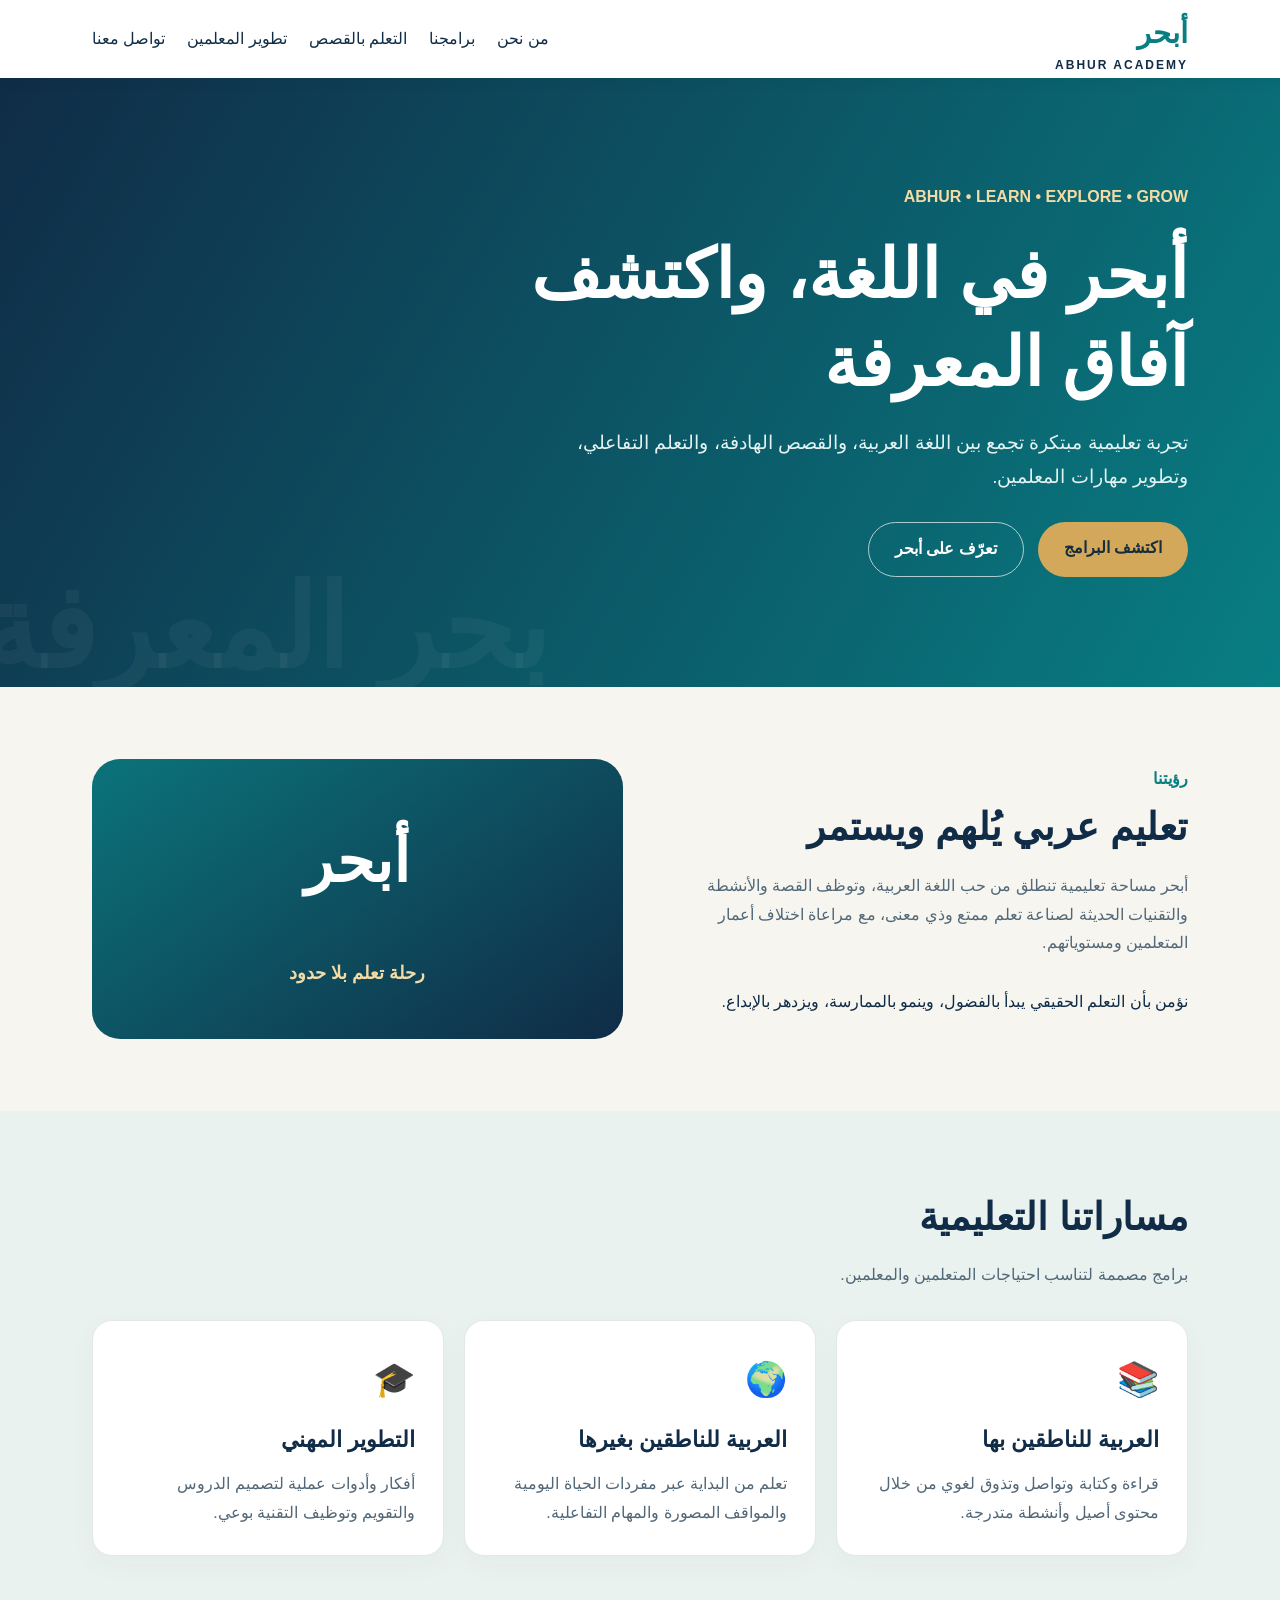
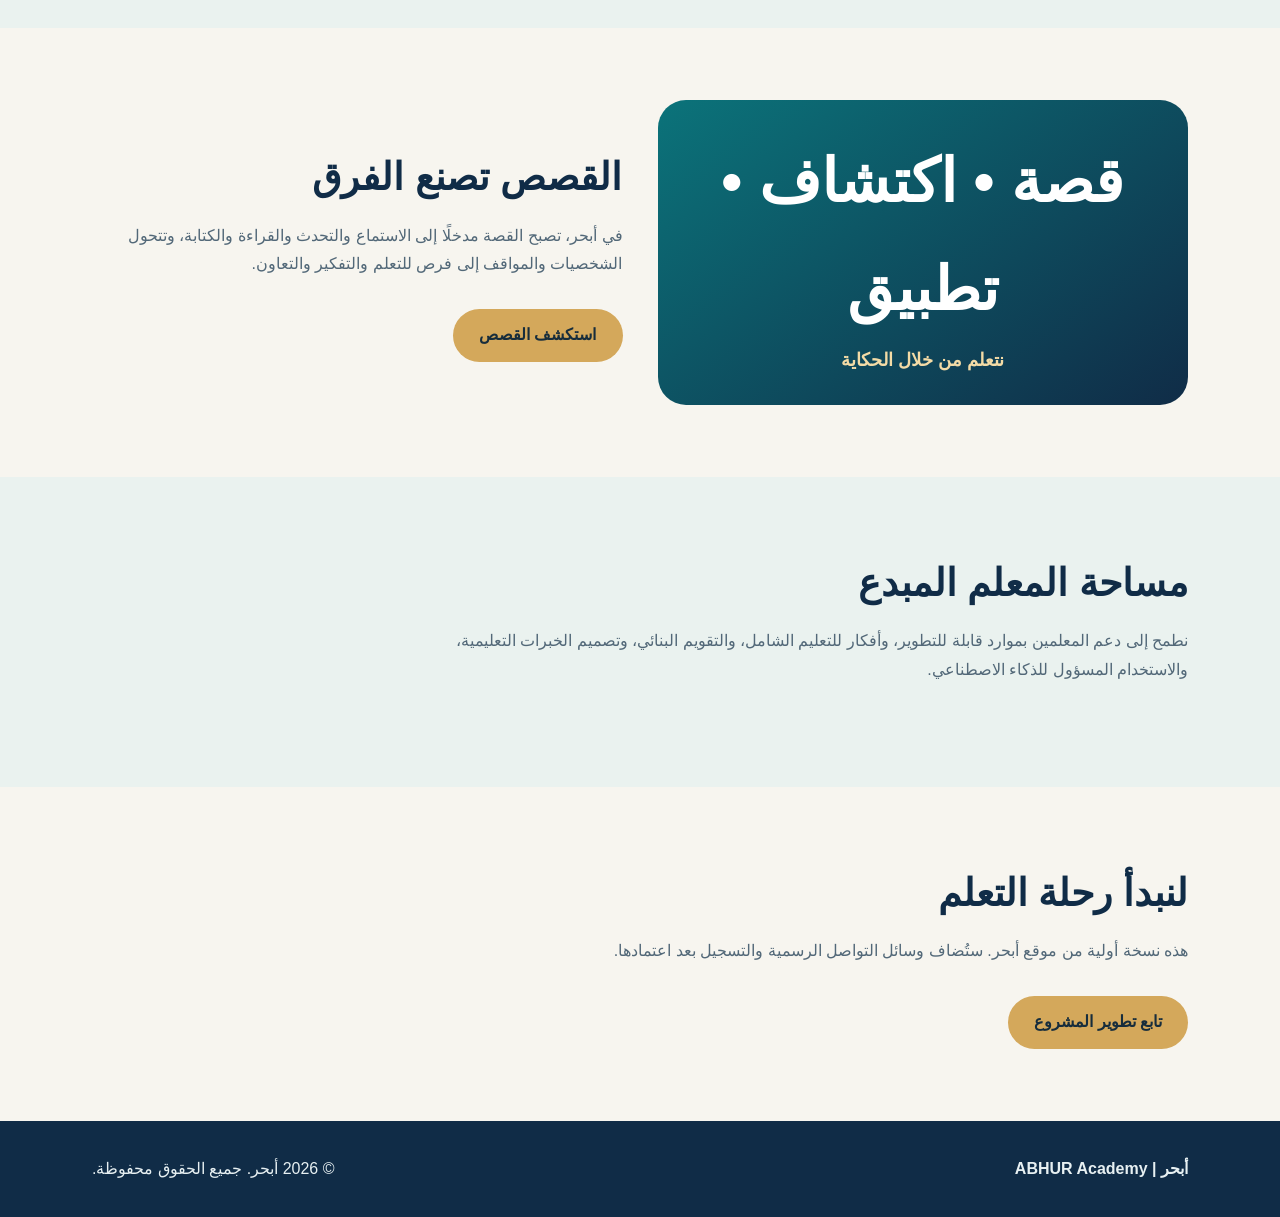
<file: index.html>
<!doctype html>
<html lang="ar" dir="rtl"><head><meta charset="utf-8"><meta name="viewport" content="width=device-width,initial-scale=1"><meta name="description" content="أبحر: منصة تعليمية لتعلّم العربية وتطوير المعلمين"><title>أبحر | ABHUR Academy</title><style>
:root{--navy:#102c47;--teal:#087e83;--gold:#d4a85b;--cream:#f7f5ef}*{box-sizing:border-box}body{margin:0;font-family:Tahoma,Arial,sans-serif;color:var(--navy);background:var(--cream);line-height:1.8}a{text-decoration:none;color:inherit}header{background:white;position:sticky;top:0;z-index:3;box-shadow:0 2px 12px #102c4712}.wrap{max-width:1140px;margin:auto;padding:0 22px}.nav{display:flex;align-items:center;justify-content:space-between;gap:20px;min-height:78px}.brand{font-size:29px;font-weight:900;color:var(--teal)}.brand small{font-size:12px;display:block;letter-spacing:2px;line-height:1;color:var(--navy)}nav{display:flex;gap:22px;flex-wrap:wrap}nav a:hover,nav a:focus{color:var(--teal)}.hero{background:linear-gradient(120deg,#102c47,#087e83);color:white;padding:105px 0 110px;position:relative;overflow:hidden}.hero:after{content:"بحر المعرفة";position:absolute;left:-20px;bottom:-45px;font-size:115px;color:#ffffff0b;font-weight:bold;pointer-events:none}.eyebrow{color:#f3dba6;font-weight:bold}.hero h1{font-size:clamp(38px,6vw,68px);line-height:1.3;max-width:780px;margin:18px 0}.hero p{font-size:19px;max-width:650px;color:#e4f2f1}.actions{display:flex;gap:14px;flex-wrap:wrap;margin-top:28px}.btn{display:inline-block;padding:12px 26px;border-radius:30px;font-weight:bold;background:var(--gold);color:#172d3c}.btn.outline{background:transparent;border:1px solid #ffffffaa;color:white}section{padding:72px 0}h2{font-size:clamp(27px,4vw,38px);margin:0 0 10px}.lead{color:#526878;margin:0 0 30px;max-width:760px}.grid{display:grid;grid-template-columns:repeat(3,1fr);gap:20px}.card{background:white;border:1px solid #e2e9e7;border-radius:20px;padding:28px;box-shadow:0 8px 28px #102c4709}.card .symbol{font-size:34px}.card h3{font-size:22px;margin:10px 0}.card p{color:#526878;margin:0}.soft{background:#eaf2ef}.feature{display:grid;grid-template-columns:1fr 1fr;gap:35px;align-items:center}.visual{border-radius:28px;min-height:280px;background:linear-gradient(145deg,#0b737a,#102c47);color:white;display:grid;place-items:center;text-align:center;padding:28px;font-size:clamp(35px,6vw,60px);font-weight:bold}.visual span{display:block;font-size:18px;color:#f3dba6}.footer{background:var(--navy);color:#e7f0f2;padding:34px 0}.footer .wrap{display:flex;justify-content:space-between;gap:20px;flex-wrap:wrap}html{scroll-behavior:smooth}a:focus-visible{outline:3px solid var(--gold);outline-offset:4px}@media(max-width:760px){.nav{align-items:flex-start;flex-direction:column;padding-top:14px;padding-bottom:16px}nav{gap:12px;font-size:14px}.hero{padding:65px 0}.grid,.feature{grid-template-columns:1fr}.hero:after{font-size:65px}}
</style></head><body><header><div class="wrap nav"><a class="brand" href="#home" aria-label="أبحر الرئيسية">أبحر<small>ABHUR ACADEMY</small></a><nav aria-label="التنقل الرئيسي"><a href="#about">من نحن</a><a href="programs.html">برامجنا</a><a href="stories.html">التعلم بالقصص</a><a href="teachers.html">تطوير المعلمين</a><a href="#contact">تواصل معنا</a></nav></div></header>
<main><section class="hero" id="home"><div class="wrap"><div class="eyebrow">ABHUR • LEARN • EXPLORE • GROW</div><h1>أبحر في اللغة، واكتشف آفاق المعرفة</h1><p>تجربة تعليمية مبتكرة تجمع بين اللغة العربية، والقصص الهادفة، والتعلم التفاعلي، وتطوير مهارات المعلمين.</p><div class="actions"><a class="btn" href="programs.html">اكتشف البرامج</a><a class="btn outline" href="#about">تعرّف على أبحر</a></div></div></section>
<section id="about"><div class="wrap feature"><div><div class="eyebrow" style="color:var(--teal)">رؤيتنا</div><h2>تعليم عربي يُلهم ويستمر</h2><p class="lead">أبحر مساحة تعليمية تنطلق من حب اللغة العربية، وتوظف القصة والأنشطة والتقنيات الحديثة لصناعة تعلم ممتع وذي معنى، مع مراعاة اختلاف أعمار المتعلمين ومستوياتهم.</p><p>نؤمن بأن التعلم الحقيقي يبدأ بالفضول، وينمو بالممارسة، ويزدهر بالإبداع.</p></div><div class="visual" aria-label="هوية أبحر التعليمية">أبحر<span>رحلة تعلم بلا حدود</span></div></div></section>
<section id="programs" class="soft"><div class="wrap"><h2>مساراتنا التعليمية</h2><p class="lead">برامج مصممة لتناسب احتياجات المتعلمين والمعلمين.</p><div class="grid"><article class="card"><div class="symbol" aria-hidden="true">📚</div><h3>العربية للناطقين بها</h3><p>قراءة وكتابة وتواصل وتذوق لغوي من خلال محتوى أصيل وأنشطة متدرجة.</p></article><article class="card"><div class="symbol" aria-hidden="true">🌍</div><h3>العربية للناطقين بغيرها</h3><p>تعلم من البداية عبر مفردات الحياة اليومية والمواقف المصورة والمهام التفاعلية.</p></article><article class="card"><div class="symbol" aria-hidden="true">🎓</div><h3>التطوير المهني</h3><p>أفكار وأدوات عملية لتصميم الدروس والتقويم وتوظيف التقنية بوعي.</p></article></div></div></section>
<section id="stories"><div class="wrap feature"><div class="visual">قصة • اكتشاف • تطبيق<span>نتعلم من خلال الحكاية</span></div><div><h2>القصص تصنع الفرق</h2><p class="lead">في أبحر، تصبح القصة مدخلًا إلى الاستماع والتحدث والقراءة والكتابة، وتتحول الشخصيات والمواقف إلى فرص للتعلم والتفكير والتعاون.</p><a class="btn" href="stories.html">استكشف القصص</a></div></div></section>
<section id="teachers" class="soft"><div class="wrap"><h2>مساحة المعلم المبدع</h2><p class="lead">نطمح إلى دعم المعلمين بموارد قابلة للتطوير، وأفكار للتعليم الشامل، والتقويم البنائي، وتصميم الخبرات التعليمية، والاستخدام المسؤول للذكاء الاصطناعي.</p></div></section>
<section id="contact"><div class="wrap"><h2>لنبدأ رحلة التعلم</h2><p class="lead">هذه نسخة أولية من موقع أبحر. ستُضاف وسائل التواصل الرسمية والتسجيل بعد اعتمادها.</p><a class="btn" href="https://github.com/mohammedashour2008-gif/abhur-academy">تابع تطوير المشروع</a></div></section></main>
<footer class="footer"><div class="wrap"><strong>أبحر | ABHUR Academy</strong><span>© <span id="year">2026</span> أبحر. جميع الحقوق محفوظة.</span></div></footer><script>document.getElementById('year').textContent=new Date().getFullYear()</script></body></html>
</file>
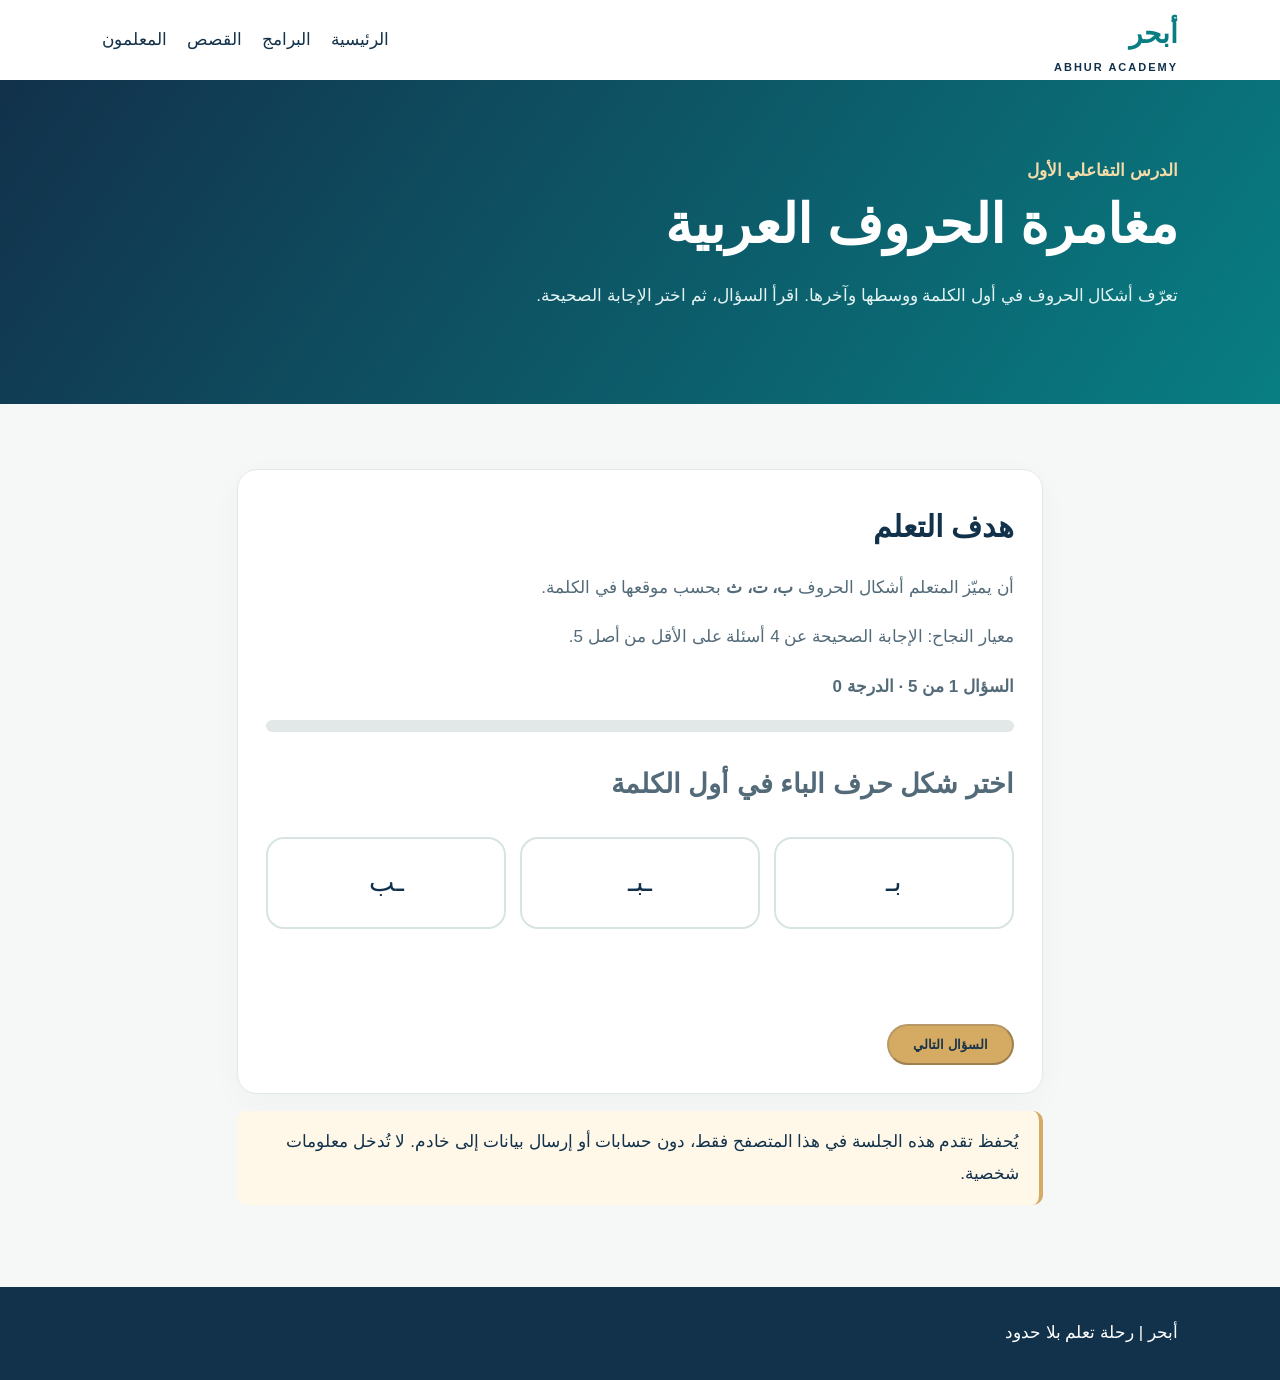
<file: letters.html>
<!doctype html><html lang="ar" dir="rtl"><head><meta charset="utf-8"><meta name="viewport" content="width=device-width,initial-scale=1"><title>مغامرة الحروف | أبحر</title><link rel="stylesheet" href="assets/site.css"><style>.game{max-width:850px;margin:auto}.question{font-size:27px;font-weight:bold}.choices{display:grid;grid-template-columns:repeat(3,1fr);gap:14px;margin:24px 0}.choice{font:inherit;font-size:27px;border:2px solid #d8e4e4;border-radius:18px;background:white;padding:18px;cursor:pointer;color:#12314b}.choice:hover{border-color:#087e83}.choice:disabled{cursor:default;opacity:.7}.choice.correct{background:#d9f3e5;border-color:#25845a}.choice.wrong{background:#ffeded;border-color:#c74a4a}.progress{height:12px;background:#e2e8e8;border-radius:20px;overflow:hidden}.progress>div{height:100%;width:0;background:#087e83;transition:width .2s}.feedback{min-height:42px;font-weight:bold}.controls{display:flex;gap:12px;flex-wrap:wrap}.secondary{background:#e8f2f1}.stat{font-weight:bold}.hidden{display:none!important}@media(max-width:550px){.choices{grid-template-columns:1fr 1fr}.choice{font-size:24px}}</style></head><body><header class="top"><div class="container bar"><a class="logo" href="index.html">أبحر<span>ABHUR ACADEMY</span></a><nav><a href="index.html">الرئيسية</a><a href="programs.html">البرامج</a><a href="stories.html">القصص</a><a href="teachers.html">المعلمون</a></nav></div></header><main><section class="intro"><div class="container"><div class="tag">الدرس التفاعلي الأول</div><h1>مغامرة الحروف العربية</h1><p>تعرّف أشكال الحروف في أول الكلمة ووسطها وآخرها. اقرأ السؤال، ثم اختر الإجابة الصحيحة.</p></div></section><section class="section"><div class="container game"><div class="tile"><h2>هدف التعلم</h2><p>أن يميّز المتعلم أشكال الحروف <strong>ب، ت، ث</strong> بحسب موقعها في الكلمة.</p><p class="muted">معيار النجاح: الإجابة الصحيحة عن 4 أسئلة على الأقل من أصل 5.</p><p class="stat" id="counter" aria-live="polite">السؤال 1 من 5 · الدرجة 0</p><div class="progress" role="progressbar" aria-label="التقدم" aria-valuemin="0" aria-valuemax="5" aria-valuenow="0" id="bar"><div id="fill"></div></div><div id="play"><p class="question" id="question"></p><div class="choices" id="choices" role="group" aria-label="الاختيارات"></div><p class="feedback" id="feedback" aria-live="polite"></p><div class="controls"><button id="next" class="cta" type="button" disabled>السؤال التالي</button></div></div><div id="end" class="hidden" aria-live="polite"><h2 id="result"></h2><p id="summary"></p><button id="restart" class="cta" type="button">إعادة المحاولة</button></div></div><p class="note">يُحفظ تقدم هذه الجلسة في هذا المتصفح فقط، دون حسابات أو إرسال بيانات إلى خادم. لا تُدخل معلومات شخصية.</p></div></section></main><footer class="footer"><div class="container">أبحر | رحلة تعلم بلا حدود</div></footer><script src="assets/letters-game.js" defer></script></body></html>
</file>
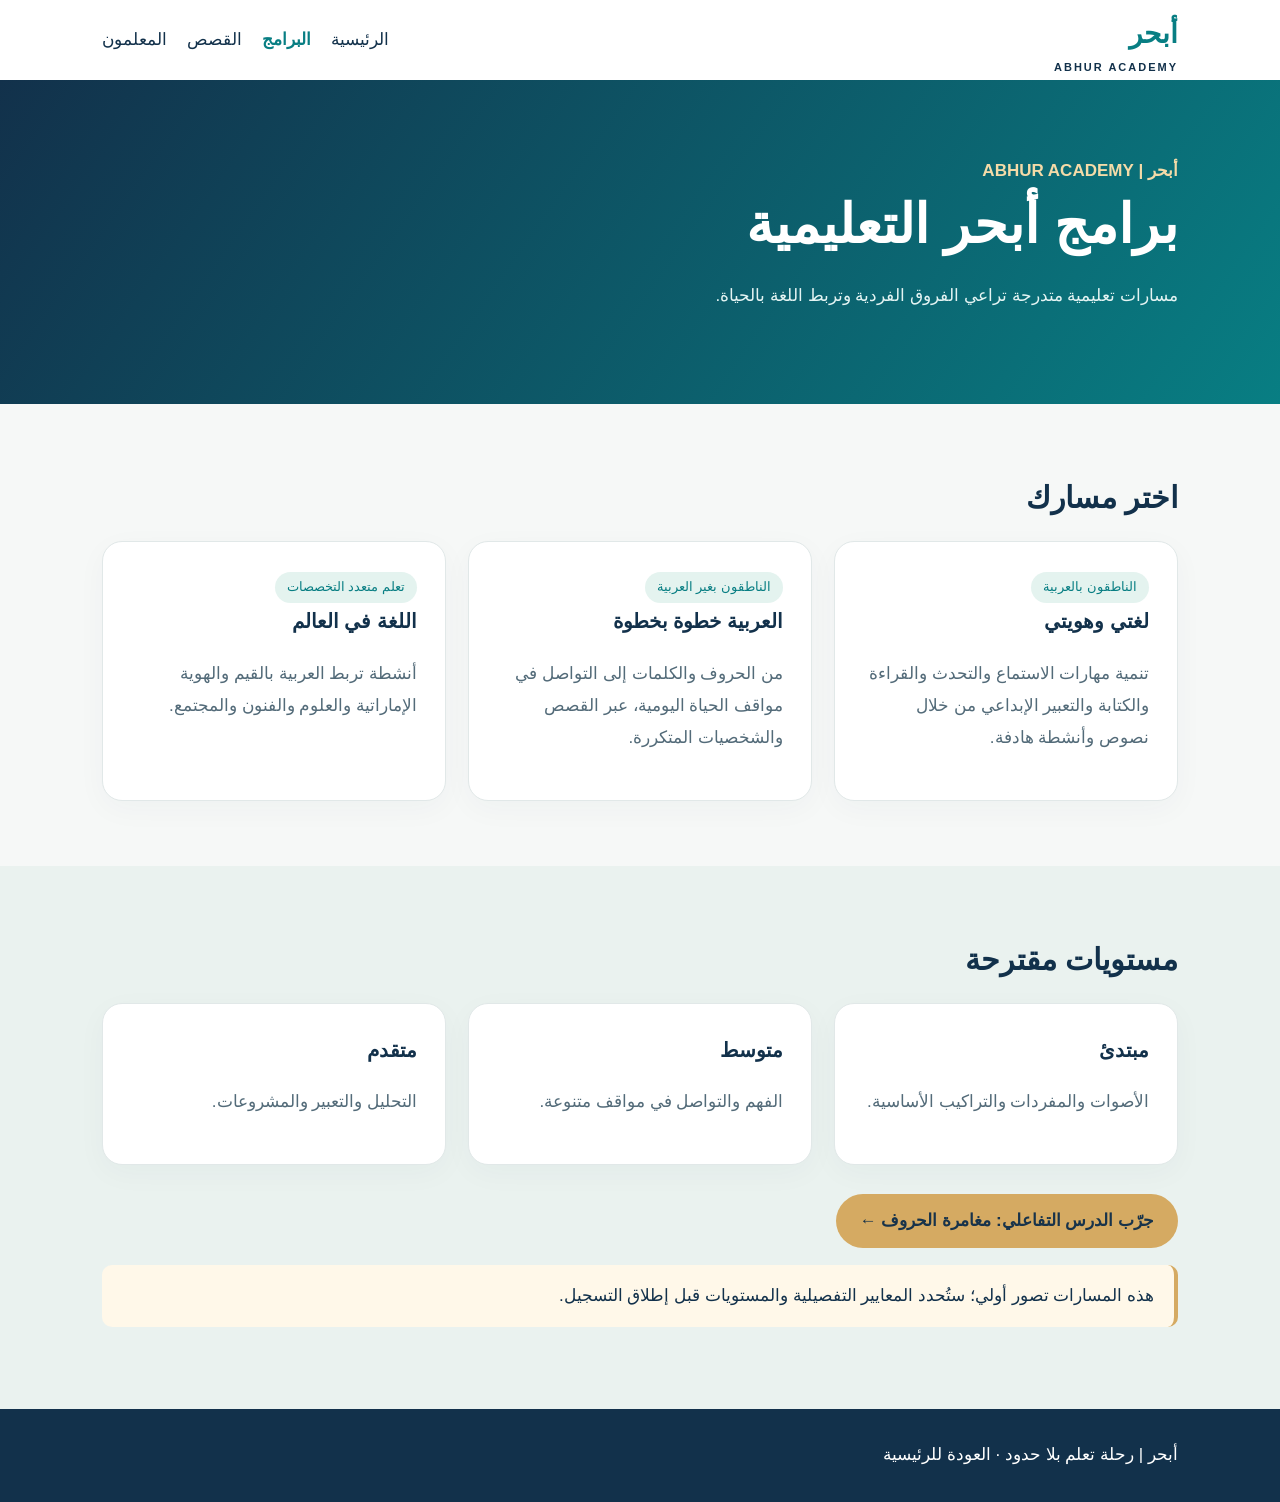
<file: programs.html>
<!doctype html><html lang="ar" dir="rtl"><head><meta charset="utf-8"><meta name="viewport" content="width=device-width,initial-scale=1"><meta name="description" content="مسارات تعليمية متدرجة تراعي الفروق الفردية وتربط اللغة بالحياة."><title>برامج أبحر التعليمية | أبحر</title><link rel="stylesheet" href="assets/site.css"></head><body><header class="top"><div class="container bar"><a class="logo" href="index.html">أبحر<span>ABHUR ACADEMY</span></a><nav aria-label="التنقل الرئيسي"><a href="index.html" >الرئيسية</a><a href="programs.html" aria-current="page">البرامج</a><a href="stories.html" >القصص</a><a href="teachers.html" >المعلمون</a></nav></div></header><main><section class="intro"><div class="container"><div class="tag">أبحر | ABHUR ACADEMY</div><h1>برامج أبحر التعليمية</h1><p>مسارات تعليمية متدرجة تراعي الفروق الفردية وتربط اللغة بالحياة.</p></div></section><section class="section"><div class="container"><h2>اختر مسارك</h2><div class="grid"><article class="tile"><span class="pill">الناطقون بالعربية</span><h3>لغتي وهويتي</h3><p>تنمية مهارات الاستماع والتحدث والقراءة والكتابة والتعبير الإبداعي من خلال نصوص وأنشطة هادفة.</p></article><article class="tile"><span class="pill">الناطقون بغير العربية</span><h3>العربية خطوة بخطوة</h3><p>من الحروف والكلمات إلى التواصل في مواقف الحياة اليومية، عبر القصص والشخصيات المتكررة.</p></article><article class="tile"><span class="pill">تعلم متعدد التخصصات</span><h3>اللغة في العالم</h3><p>أنشطة تربط العربية بالقيم والهوية الإماراتية والعلوم والفنون والمجتمع.</p></article></div></div></section><section class="section" style="background:#eaf2ef"><div class="container"><h2>مستويات مقترحة</h2><div class="grid"><div class="tile"><h3>مبتدئ</h3><p>الأصوات والمفردات والتراكيب الأساسية.</p></div><div class="tile"><h3>متوسط</h3><p>الفهم والتواصل في مواقف متنوعة.</p></div><div class="tile"><h3>متقدم</h3><p>التحليل والتعبير والمشروعات.</p></div></div><p><a class="cta" href="letters.html">جرّب الدرس التفاعلي: مغامرة الحروف ←</a></p><p class="note">هذه المسارات تصور أولي؛ ستُحدد المعايير التفصيلية والمستويات قبل إطلاق التسجيل.</p></div></section></main><footer class="footer"><div class="container">أبحر | رحلة تعلم بلا حدود · <a href="index.html">العودة للرئيسية</a></div></footer></body></html>
</file>
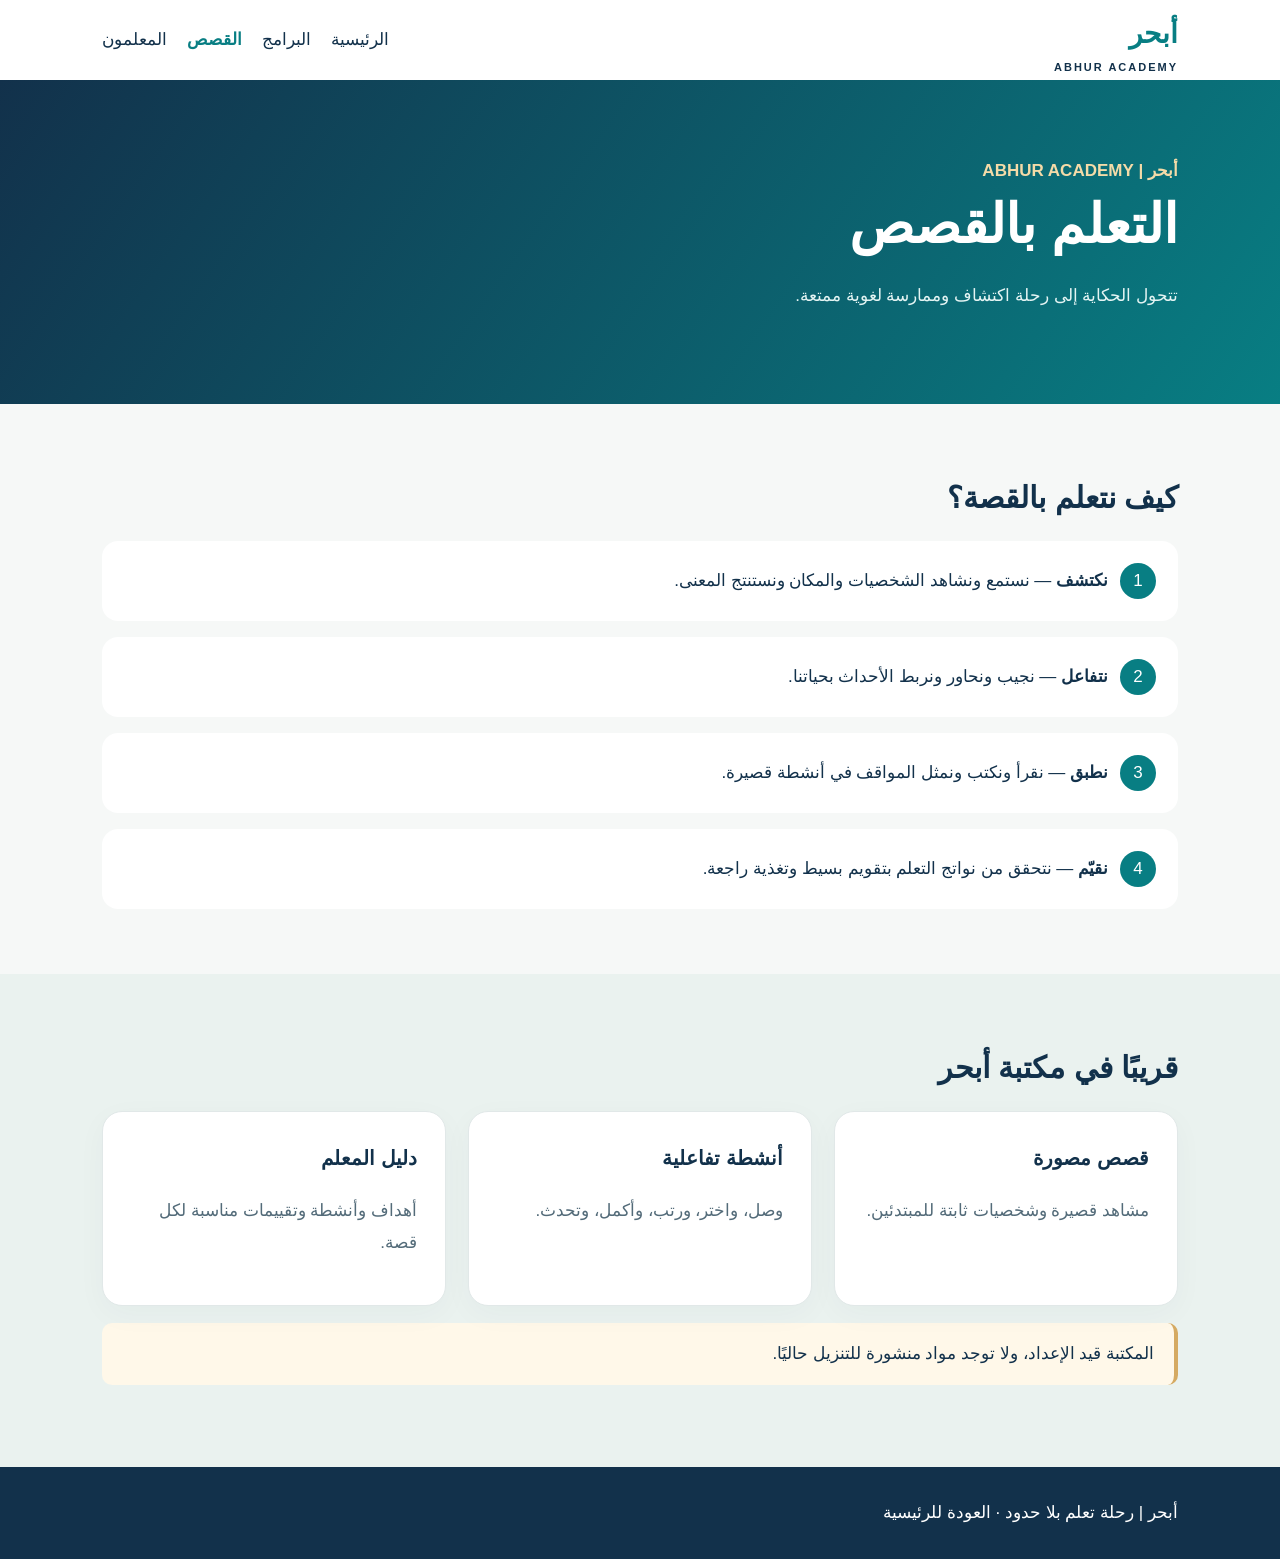
<file: stories.html>
<!doctype html><html lang="ar" dir="rtl"><head><meta charset="utf-8"><meta name="viewport" content="width=device-width,initial-scale=1"><meta name="description" content="تتحول الحكاية إلى رحلة اكتشاف وممارسة لغوية ممتعة."><title>التعلم بالقصص | أبحر</title><link rel="stylesheet" href="assets/site.css"></head><body><header class="top"><div class="container bar"><a class="logo" href="index.html">أبحر<span>ABHUR ACADEMY</span></a><nav aria-label="التنقل الرئيسي"><a href="index.html" >الرئيسية</a><a href="programs.html" >البرامج</a><a href="stories.html" aria-current="page">القصص</a><a href="teachers.html" >المعلمون</a></nav></div></header><main><section class="intro"><div class="container"><div class="tag">أبحر | ABHUR ACADEMY</div><h1>التعلم بالقصص</h1><p>تتحول الحكاية إلى رحلة اكتشاف وممارسة لغوية ممتعة.</p></div></section><section class="section"><div class="container"><h2>كيف نتعلم بالقصة؟</h2><div class="steps"><div class="step"><strong>نكتشف</strong> — نستمع ونشاهد الشخصيات والمكان ونستنتج المعنى.</div><div class="step"><strong>نتفاعل</strong> — نجيب ونحاور ونربط الأحداث بحياتنا.</div><div class="step"><strong>نطبق</strong> — نقرأ ونكتب ونمثل المواقف في أنشطة قصيرة.</div><div class="step"><strong>نقيّم</strong> — نتحقق من نواتج التعلم بتقويم بسيط وتغذية راجعة.</div></div></div></section><section class="section" style="background:#eaf2ef"><div class="container"><h2>قريبًا في مكتبة أبحر</h2><div class="grid"><article class="tile"><h3>قصص مصورة</h3><p>مشاهد قصيرة وشخصيات ثابتة للمبتدئين.</p></article><article class="tile"><h3>أنشطة تفاعلية</h3><p>وصل، واختر، ورتب، وأكمل، وتحدث.</p></article><article class="tile"><h3>دليل المعلم</h3><p>أهداف وأنشطة وتقييمات مناسبة لكل قصة.</p></article></div><p class="note">المكتبة قيد الإعداد، ولا توجد مواد منشورة للتنزيل حاليًا.</p></div></section></main><footer class="footer"><div class="container">أبحر | رحلة تعلم بلا حدود · <a href="index.html">العودة للرئيسية</a></div></footer></body></html>
</file>
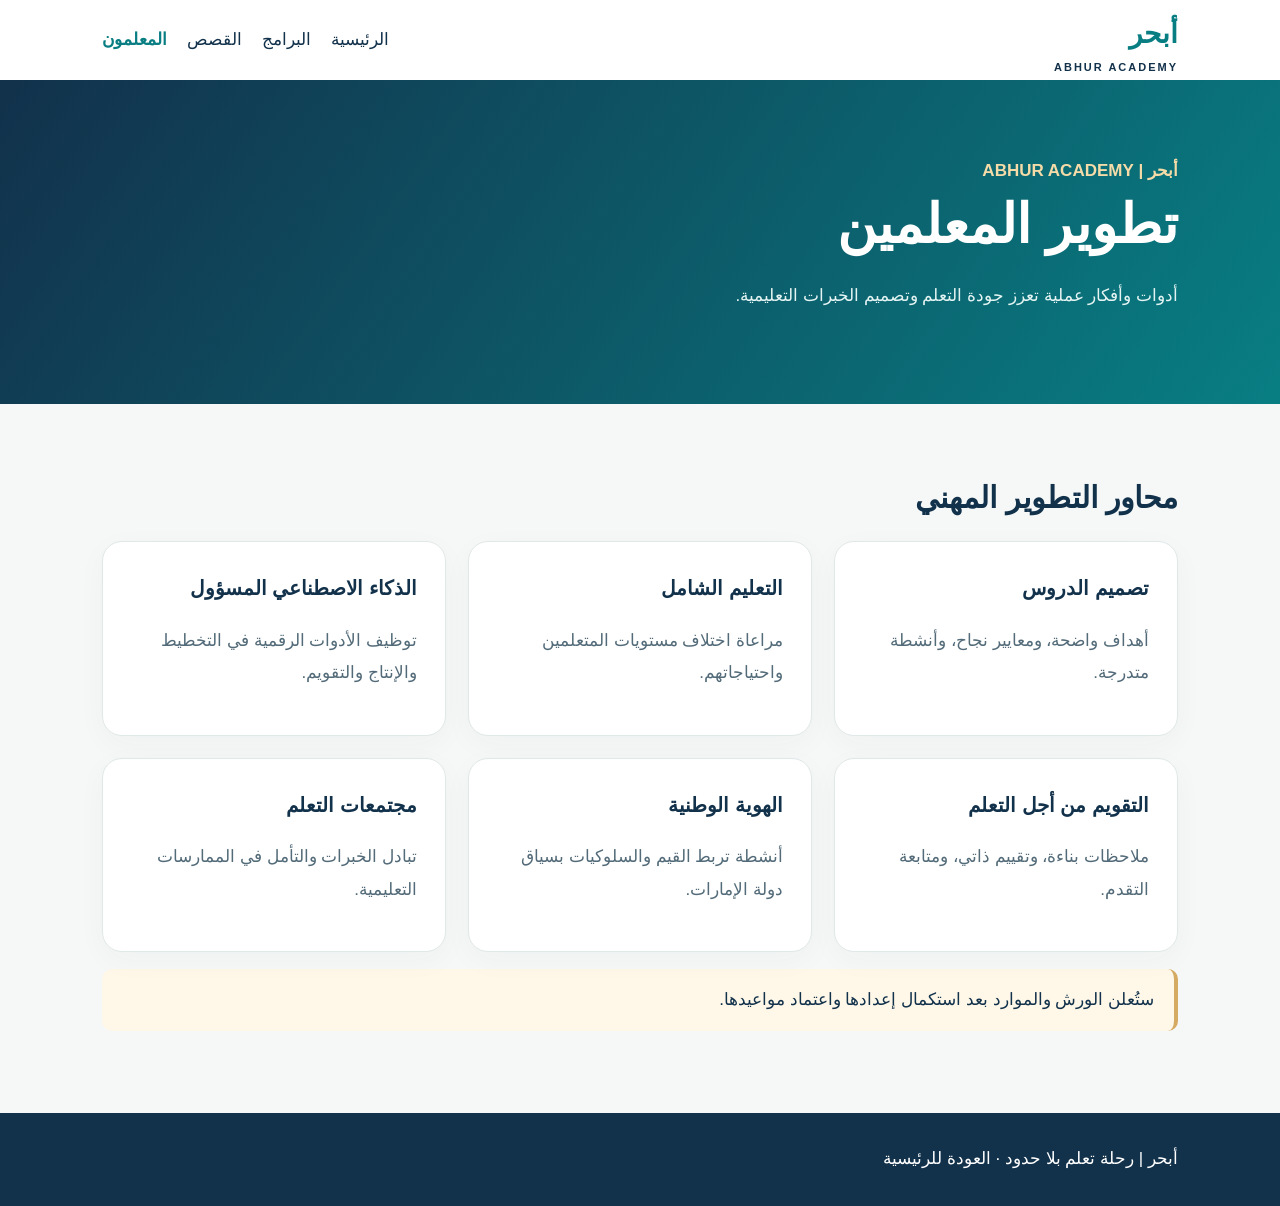
<file: teachers.html>
<!doctype html><html lang="ar" dir="rtl"><head><meta charset="utf-8"><meta name="viewport" content="width=device-width,initial-scale=1"><meta name="description" content="أدوات وأفكار عملية تعزز جودة التعلم وتصميم الخبرات التعليمية."><title>تطوير المعلمين | أبحر</title><link rel="stylesheet" href="assets/site.css"></head><body><header class="top"><div class="container bar"><a class="logo" href="index.html">أبحر<span>ABHUR ACADEMY</span></a><nav aria-label="التنقل الرئيسي"><a href="index.html" >الرئيسية</a><a href="programs.html" >البرامج</a><a href="stories.html" >القصص</a><a href="teachers.html" aria-current="page">المعلمون</a></nav></div></header><main><section class="intro"><div class="container"><div class="tag">أبحر | ABHUR ACADEMY</div><h1>تطوير المعلمين</h1><p>أدوات وأفكار عملية تعزز جودة التعلم وتصميم الخبرات التعليمية.</p></div></section><section class="section"><div class="container"><h2>محاور التطوير المهني</h2><div class="grid"><article class="tile"><h3>تصميم الدروس</h3><p>أهداف واضحة، ومعايير نجاح، وأنشطة متدرجة.</p></article><article class="tile"><h3>التعليم الشامل</h3><p>مراعاة اختلاف مستويات المتعلمين واحتياجاتهم.</p></article><article class="tile"><h3>الذكاء الاصطناعي المسؤول</h3><p>توظيف الأدوات الرقمية في التخطيط والإنتاج والتقويم.</p></article><article class="tile"><h3>التقويم من أجل التعلم</h3><p>ملاحظات بناءة، وتقييم ذاتي، ومتابعة التقدم.</p></article><article class="tile"><h3>الهوية الوطنية</h3><p>أنشطة تربط القيم والسلوكيات بسياق دولة الإمارات.</p></article><article class="tile"><h3>مجتمعات التعلم</h3><p>تبادل الخبرات والتأمل في الممارسات التعليمية.</p></article></div><p class="note">ستُعلن الورش والموارد بعد استكمال إعدادها واعتماد مواعيدها.</p></div></section></main><footer class="footer"><div class="container">أبحر | رحلة تعلم بلا حدود · <a href="index.html">العودة للرئيسية</a></div></footer></body></html>
</file>
<file: assets/site.css>
:root{--ink:#12314b;--sea:#087e83;--sand:#d5aa62;--bg:#f6f8f7}*{box-sizing:border-box}html{scroll-behavior:smooth}body{margin:0;font:17px/1.9 Tahoma,Arial,sans-serif;background:var(--bg);color:var(--ink)}a{color:inherit;text-decoration:none}a:focus-visible,button:focus-visible{outline:3px solid var(--sand);outline-offset:3px}.container{max-width:1120px;margin:auto;padding:0 22px}.top{background:#fff;box-shadow:0 2px 16px #12314b15}.bar{display:flex;align-items:center;justify-content:space-between;gap:18px;min-height:80px}.logo{font-size:28px;color:var(--sea);font-weight:900}.logo span{display:block;font-size:11px;letter-spacing:2px;line-height:1.1;color:var(--ink)}nav{display:flex;gap:20px;flex-wrap:wrap}nav a[aria-current=page]{color:var(--sea);font-weight:bold}.intro{background:linear-gradient(125deg,#12314b,#087e83);color:#fff;padding:75px 0}.intro h1{font-size:clamp(32px,5vw,54px);line-height:1.4;margin:0 0 15px}.intro p{max-width:750px;color:#e4f4f3}.tag{color:#f4dba8;font-weight:bold}.section{padding:65px 0}.section h2{font-size:30px;margin:0 0 15px}.grid{display:grid;grid-template-columns:repeat(3,1fr);gap:22px}.tile{background:#fff;border:1px solid #e1e8e8;border-radius:20px;padding:28px;box-shadow:0 8px 30px #12314b09}.tile h3{margin:0 0 12px}.tile p{color:#536b79}.pill{display:inline-block;background:#e4f3ef;color:#087e83;padding:3px 12px;border-radius:40px;font-size:13px}.cta{display:inline-block;background:var(--sand);color:#18334a;padding:11px 24px;border-radius:28px;font-weight:bold;margin-top:12px}.footer{background:var(--ink);color:#fff;padding:30px 0}.muted{color:#536b79}.note{background:#fff8e9;border-right:4px solid var(--sand);padding:15px 20px;border-radius:10px}.steps{counter-reset:s;display:grid;gap:16px}.step{background:white;border-radius:16px;padding:22px}.step:before{counter-increment:s;content:counter(s);display:inline-grid;place-items:center;background:var(--sea);color:white;width:36px;height:36px;border-radius:50%;margin-left:12px}@media(max-width:750px){.bar{align-items:flex-start;flex-direction:column;padding:14px 0}nav{gap:12px;font-size:14px}.grid{grid-template-columns:1fr}.intro{padding:55px 0}}
</file>
